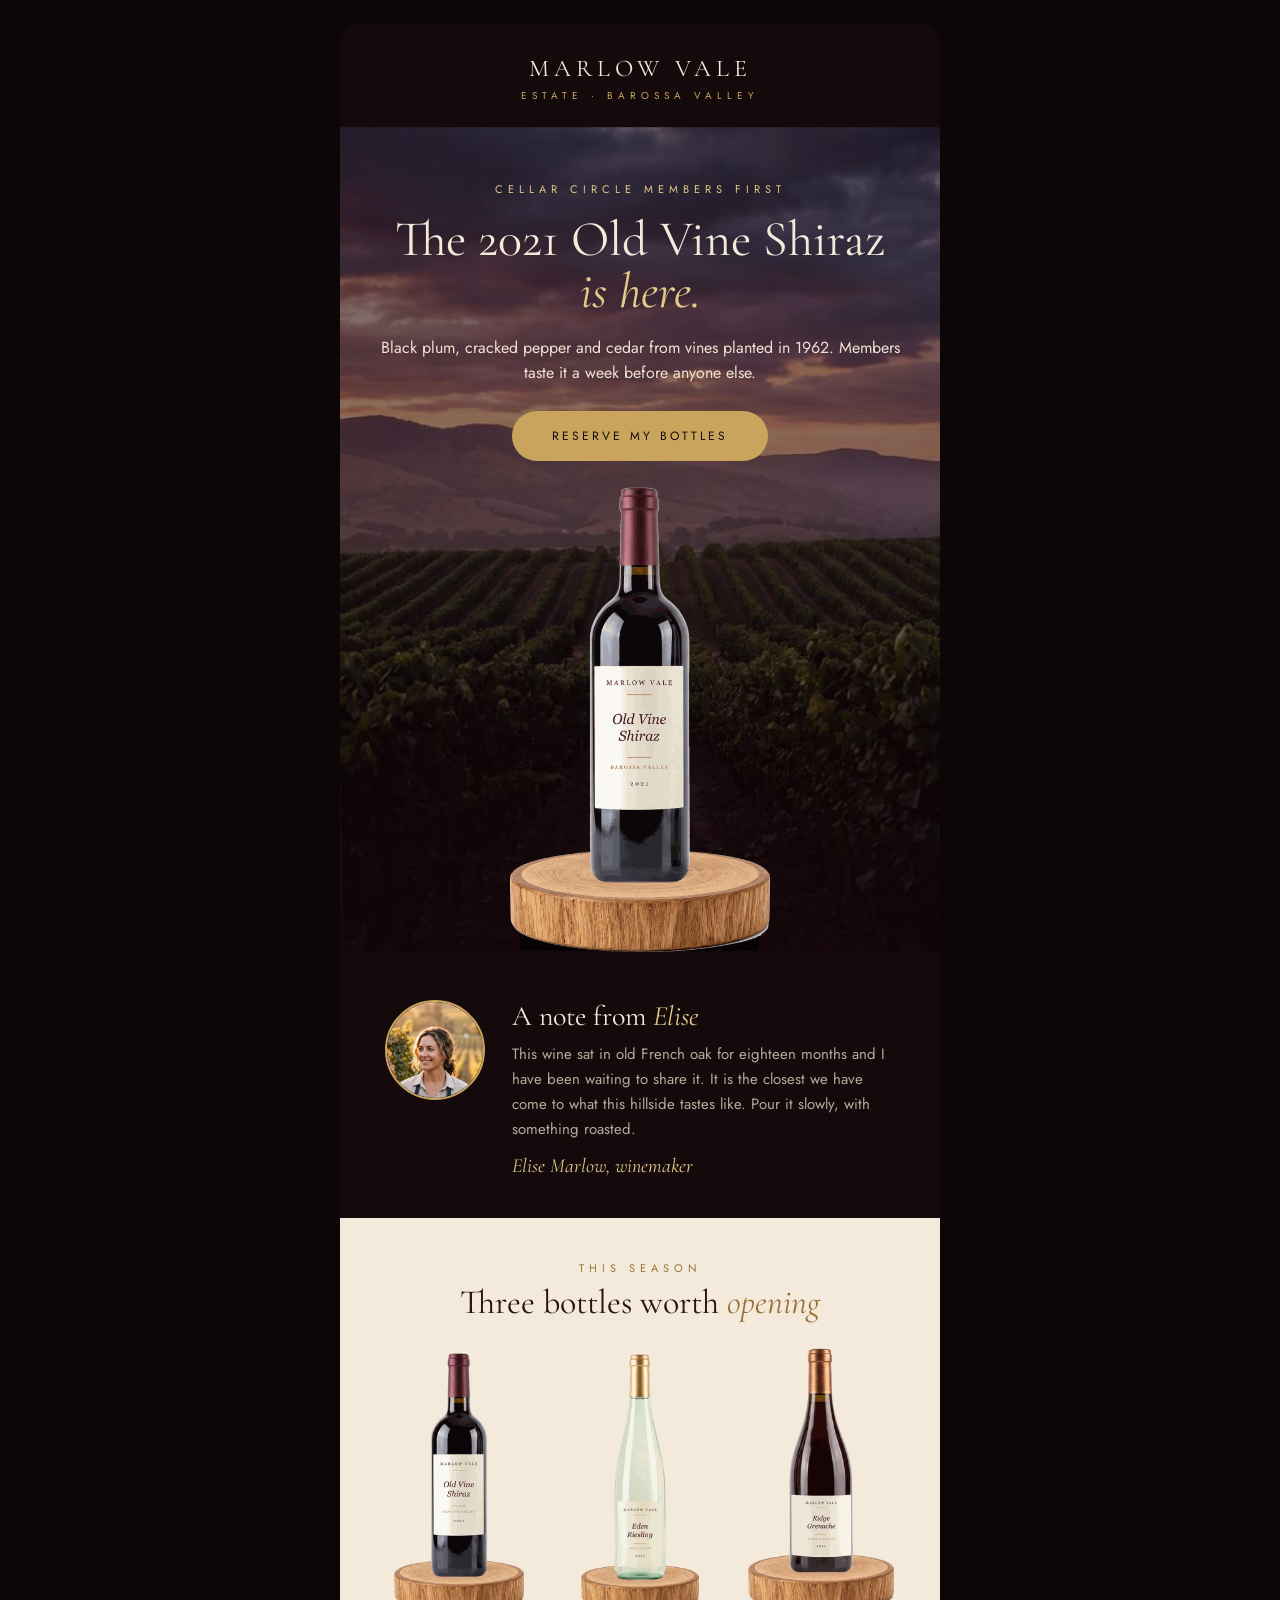
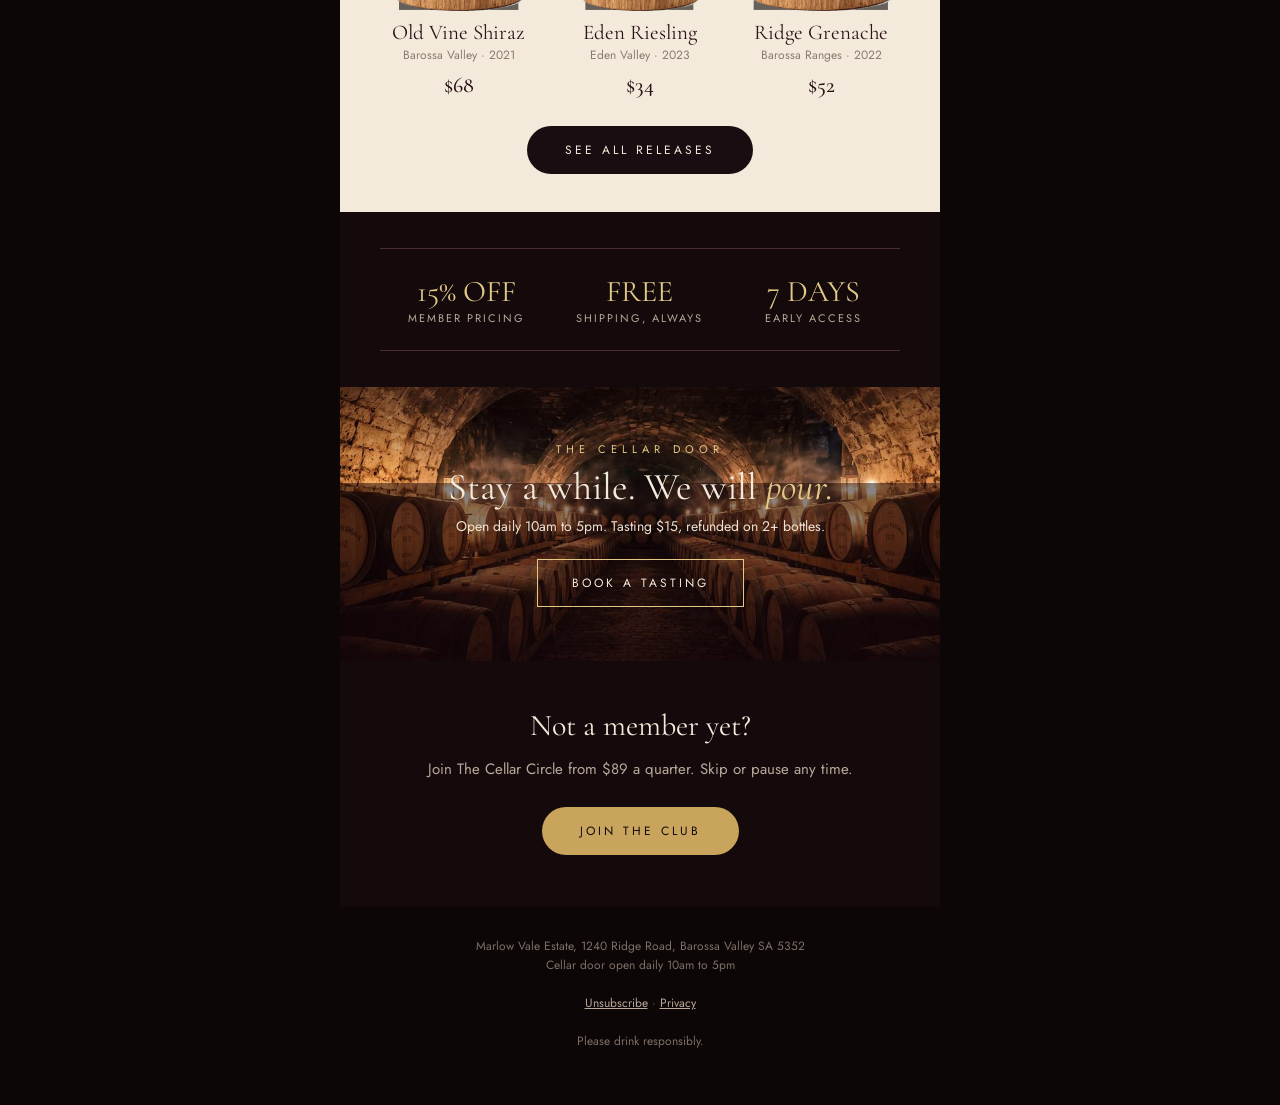
<file: edm.html>
<!doctype html>
<html lang="en-AU" xmlns="http://www.w3.org/1999/xhtml">
<head>
<meta charset="utf-8">
<meta name="viewport" content="width=device-width,initial-scale=1">
<meta name="x-apple-disable-message-reformatting">
<title>Your first pour: the new Shiraz is here</title>
<link rel="icon" href="favicon.svg" type="image/svg+xml"><link rel="icon" href="favicon.ico" sizes="any"><link rel="icon" type="image/png" sizes="32x32" href="assets/favicon-32.png"><link rel="icon" type="image/png" sizes="16x16" href="assets/favicon-16.png"><link rel="apple-touch-icon" href="assets/apple-touch-icon.png"><link rel="manifest" href="site.webmanifest"><meta name="theme-color" content="#25090f">
<link href="https://fonts.googleapis.com/css2?family=Cormorant+Garamond:ital,wght@0,400;0,500;1,400&family=Jost:wght@300;400;500&display=swap" rel="stylesheet">
<style>
  body{margin:0;padding:0;background:#0d0607}
  table{border-collapse:collapse}
  img{border:0;outline:none;text-decoration:none;-ms-interpolation-mode:bicubic}
  a{color:#e2c987}
  @media(max-width:620px){
    .w{width:100%!important}
    .px{padding-left:22px!important;padding-right:22px!important}
    .h1{font-size:36px!important;line-height:40px!important}
    .col{display:block!important;width:100%!important;box-sizing:border-box}
    .colpad{padding:0 0 22px!important}
    .center-m{text-align:center!important}
    .hero-bottle{width:210px!important}
    .btnfull a{display:block!important}
    .fluid{width:100%!important;height:auto!important}
  }
</style>
</head>
<body style="margin:0;padding:0;background:#0d0607;">
<div style="display:none;max-height:0;overflow:hidden;opacity:0;color:#0d0607;">Members taste it a week before anyone else. Free shipping, 15% off and a seat at the cellar door table.&nbsp;&zwnj;&nbsp;&zwnj;&nbsp;&zwnj;&nbsp;&zwnj;</div>
<table role="presentation" width="100%" cellpadding="0" cellspacing="0" style="background:#0d0607;">
<tr><td align="center" style="padding:24px 12px;">
<table role="presentation" class="w" width="600" cellpadding="0" cellspacing="0" style="width:600px;max-width:600px;background:#140a0c;border-radius:20px;overflow:hidden;">

<!-- header -->
<tr><td align="center" class="px" style="padding:30px 40px 24px;font-family:'Cormorant Garamond',Georgia,'Times New Roman',serif;font-size:24px;letter-spacing:5px;color:#f4eadb;text-transform:uppercase;">Marlow Vale
<div style="font-family:'Jost',Arial,Helvetica,sans-serif;font-size:10px;letter-spacing:5px;color:#c9a45c;margin-top:5px;">ESTATE &middot; BAROSSA VALLEY</div></td></tr>

<!-- hero -->
<tr><td bgcolor="#3a1220" background="assets/email-hero.jpg" align="center" class="px" style="background-color:#3a1220;background-image:url('assets/email-hero.jpg');background-size:cover;background-position:center bottom;">
<table role="presentation" width="100%" cellpadding="0" cellspacing="0"><tr><td align="center" style="padding:54px 40px 0;">
<div style="font-family:'Jost',Arial,Helvetica,sans-serif;font-size:11px;letter-spacing:5px;color:#e2c987;text-transform:uppercase;">Cellar Circle members first</div>
<h1 class="h1" style="margin:16px 0 0;font-family:'Cormorant Garamond',Georgia,'Times New Roman',serif;font-weight:400;font-size:50px;line-height:52px;color:#f4eadb;">The 2021 Old Vine Shiraz <em style="color:#e2c987;">is here.</em></h1>
<p style="margin:18px 0 26px;font-family:'Jost',Arial,Helvetica,sans-serif;font-size:16px;line-height:25px;color:#efe2d3;">Black plum, cracked pepper and cedar from vines planted in 1962. Members taste it a week before anyone else.</p>
<table role="presentation" class="btnfull" cellpadding="0" cellspacing="0"><tr><td style="background:#c9a45c;border-radius:999px;"><a href="club.html" style="display:inline-block;padding:16px 40px;font-family:'Jost',Arial,Helvetica,sans-serif;font-size:12px;letter-spacing:3px;text-transform:uppercase;color:#140a0c;text-decoration:none;border-radius:999px;">Reserve my bottles</a></td></tr></table>
</td></tr>
<tr><td align="center" style="padding:26px 0 0;"><img class="hero-bottle" src="assets/email-hero-bottle.png" alt="Old Vine Shiraz 2021 on an oak plinth" width="260" height="465" style="display:block;width:260px;height:auto;margin:0 auto;"></td></tr></table></td></tr>

<!-- note from Elise -->
<tr><td class="px" style="padding:48px 40px 40px;">
<table role="presentation" width="100%" cellpadding="0" cellspacing="0"><tr>
<td class="col colpad center-m" width="110" valign="top" style="padding-right:22px;"><img src="assets/email-elise.jpg" width="96" height="96" alt="Elise Marlow, winemaker" style="display:block;border-radius:50%;width:96px;height:96px;border:2px solid #c9a45c;margin:0 auto;"></td>
<td class="col center-m" valign="top"><div style="font-family:'Cormorant Garamond',Georgia,serif;font-size:28px;line-height:32px;color:#f4eadb;">A note from <em style="color:#e2c987;">Elise</em></div>
<div style="margin-top:10px;font-family:'Jost',Arial,Helvetica,sans-serif;font-size:15px;line-height:25px;color:#b9a99a;">This wine sat in old French oak for eighteen months and I have been waiting to share it. It is the closest we have come to what this hillside tastes like. Pour it slowly, with something roasted.</div>
<div style="margin-top:12px;font-family:'Cormorant Garamond',Georgia,serif;font-style:italic;font-size:20px;color:#e2c987;">Elise Marlow, winemaker</div></td>
</tr></table></td></tr>

<!-- this season (cream) -->
<tr><td class="px" bgcolor="#f4eadb" style="background:#f4eadb;padding:42px 28px 38px;">
<div align="center" style="font-family:'Jost',Arial,Helvetica,sans-serif;font-size:11px;letter-spacing:5px;color:#9a7236;text-transform:uppercase;">This season</div>
<div align="center" style="margin:8px 0 26px;font-family:'Cormorant Garamond',Georgia,serif;font-size:34px;line-height:38px;color:#2a1218;">Three bottles worth <em style="color:#9a7236;">opening</em></div>
<table role="presentation" width="100%" cellpadding="0" cellspacing="0"><tr>
<td class="col colpad" width="33%" align="center" valign="bottom" style="padding:0 6px;"><img src="assets/email-set-1.png" width="130" height="258" alt="Old Vine Shiraz" style="display:block;width:130px;height:auto;margin:0 auto 10px;">
<div style="font-family:'Cormorant Garamond',Georgia,serif;font-size:21px;line-height:23px;color:#2a1218;">Old Vine Shiraz</div><div style="font-family:'Jost',Arial,sans-serif;font-size:12px;color:#8a7a70;margin:2px 0 8px;">Barossa Valley &middot; 2021</div><div style="font-family:'Cormorant Garamond',Georgia,serif;font-size:22px;color:#2a1218;font-weight:500;">$68</div></td>
<td class="col colpad" width="33%" align="center" valign="bottom" style="padding:0 6px;"><img src="assets/email-set-2.png" width="118" height="256" alt="Eden Riesling" style="display:block;width:118px;height:auto;margin:0 auto 10px;">
<div style="font-family:'Cormorant Garamond',Georgia,serif;font-size:21px;line-height:23px;color:#2a1218;">Eden Riesling</div><div style="font-family:'Jost',Arial,sans-serif;font-size:12px;color:#8a7a70;margin:2px 0 8px;">Eden Valley &middot; 2023</div><div style="font-family:'Cormorant Garamond',Georgia,serif;font-size:22px;color:#2a1218;font-weight:500;">$34</div></td>
<td class="col colpad" width="33%" align="center" valign="bottom" style="padding:0 6px;"><img src="assets/email-set-3.png" width="146" height="264" alt="Ridge Grenache" style="display:block;width:146px;height:auto;margin:0 auto 10px;">
<div style="font-family:'Cormorant Garamond',Georgia,serif;font-size:21px;line-height:23px;color:#2a1218;">Ridge Grenache</div><div style="font-family:'Jost',Arial,sans-serif;font-size:12px;color:#8a7a70;margin:2px 0 8px;">Barossa Ranges &middot; 2022</div><div style="font-family:'Cormorant Garamond',Georgia,serif;font-size:22px;color:#2a1218;font-weight:500;">$52</div></td>
</tr></table>
<table role="presentation" align="center" class="btnfull" cellpadding="0" cellspacing="0" style="margin:28px auto 0;"><tr><td style="background:#1a0d11;border-radius:999px;"><a href="index.html#wines" style="display:inline-block;padding:15px 38px;font-family:'Jost',Arial,Helvetica,sans-serif;font-size:12px;letter-spacing:3px;text-transform:uppercase;color:#f4eadb;text-decoration:none;border-radius:999px;">See all releases</a></td></tr></table>
</td></tr>

<!-- member perks -->
<tr><td class="px" style="padding:36px 40px;"><table role="presentation" width="100%" cellpadding="0" cellspacing="0" style="border-top:1px solid #4a2a2f;border-bottom:1px solid #4a2a2f;"><tr>
<td class="col" width="33%" align="center" style="padding:24px 8px;font-family:'Jost',Arial,Helvetica,sans-serif;font-size:11px;letter-spacing:2px;color:#b9a99a;text-transform:uppercase;"><span style="font-family:'Cormorant Garamond',Georgia,serif;font-size:30px;color:#e2c987;letter-spacing:0;">15% off</span><br>Member pricing</td>
<td class="col" width="33%" align="center" style="padding:24px 8px;font-family:'Jost',Arial,Helvetica,sans-serif;font-size:11px;letter-spacing:2px;color:#b9a99a;text-transform:uppercase;"><span style="font-family:'Cormorant Garamond',Georgia,serif;font-size:30px;color:#e2c987;letter-spacing:0;">Free</span><br>Shipping, always</td>
<td class="col" width="33%" align="center" style="padding:24px 8px;font-family:'Jost',Arial,Helvetica,sans-serif;font-size:11px;letter-spacing:2px;color:#b9a99a;text-transform:uppercase;"><span style="font-family:'Cormorant Garamond',Georgia,serif;font-size:30px;color:#e2c987;letter-spacing:0;">7 days</span><br>Early access</td>
</tr></table></td></tr>

<!-- cellar door banner -->
<tr><td bgcolor="#2a0f17" background="assets/email-cellar.jpg" align="center" class="px" style="background-color:#2a0f17;background-image:url('assets/email-cellar.jpg');background-size:cover;background-position:center;">
<table role="presentation" width="100%" cellpadding="0" cellspacing="0"><tr><td align="center" style="padding:54px 40px;">
<div style="font-family:'Jost',Arial,Helvetica,sans-serif;font-size:11px;letter-spacing:5px;color:#e2c987;text-transform:uppercase;">The cellar door</div>
<div style="margin:10px 0 8px;font-family:'Cormorant Garamond',Georgia,serif;font-size:38px;line-height:40px;color:#f4eadb;">Stay a while. We will <em style="color:#e2c987;">pour.</em></div>
<div style="font-family:'Jost',Arial,Helvetica,sans-serif;font-size:14px;line-height:22px;color:#efe2d3;margin-bottom:22px;">Open daily 10am to 5pm. Tasting $15, refunded on 2+ bottles.</div>
<table role="presentation" class="btnfull" cellpadding="0" cellspacing="0"><tr><td style="border:1px solid #e2c987;border-radius:999px;"><a href="mailto:hello@marlowvale.example?subject=Tasting%20booking" style="display:inline-block;padding:14px 34px;font-family:'Jost',Arial,Helvetica,sans-serif;font-size:12px;letter-spacing:3px;text-transform:uppercase;color:#f4eadb;text-decoration:none;border-radius:999px;">Book a tasting</a></td></tr></table>
</td></tr></table></td></tr>

<!-- join -->
<tr><td align="center" class="px" style="padding:48px 40px 14px;font-family:'Cormorant Garamond',Georgia,'Times New Roman',serif;font-size:30px;line-height:34px;color:#f4eadb;">Not a member yet?</td></tr>
<tr><td align="center" class="px" style="padding:0 40px 26px;font-family:'Jost',Arial,Helvetica,sans-serif;font-size:15px;line-height:24px;color:#b9a99a;">Join The Cellar Circle from $89 a quarter. Skip or pause any time.</td></tr>
<tr><td align="center" style="padding:0 40px 52px;"><table role="presentation" class="btnfull" cellpadding="0" cellspacing="0"><tr><td style="background:#c9a45c;border-radius:999px;"><a href="club.html#join" style="display:inline-block;padding:15px 38px;font-family:'Jost',Arial,Helvetica,sans-serif;font-size:12px;letter-spacing:3px;text-transform:uppercase;color:#140a0c;text-decoration:none;border-radius:999px;">Join the club</a></td></tr></table></td></tr>

<!-- footer -->
<tr><td align="center" class="px" style="background:#0d0607;padding:30px 40px;font-family:'Jost',Arial,Helvetica,sans-serif;font-size:12px;line-height:19px;color:#7d6f66;">Marlow Vale Estate, 1240 Ridge Road, Barossa Valley SA 5352<br>Cellar door open daily 10am to 5pm<br><br><a href="unsubscribe.html" style="color:#b9a99a;">Unsubscribe</a> &middot; <a href="privacy.html" style="color:#b9a99a;">Privacy</a><br><br>Please drink responsibly.</td></tr>
</table></td></tr></table>
</body></html>
</file>
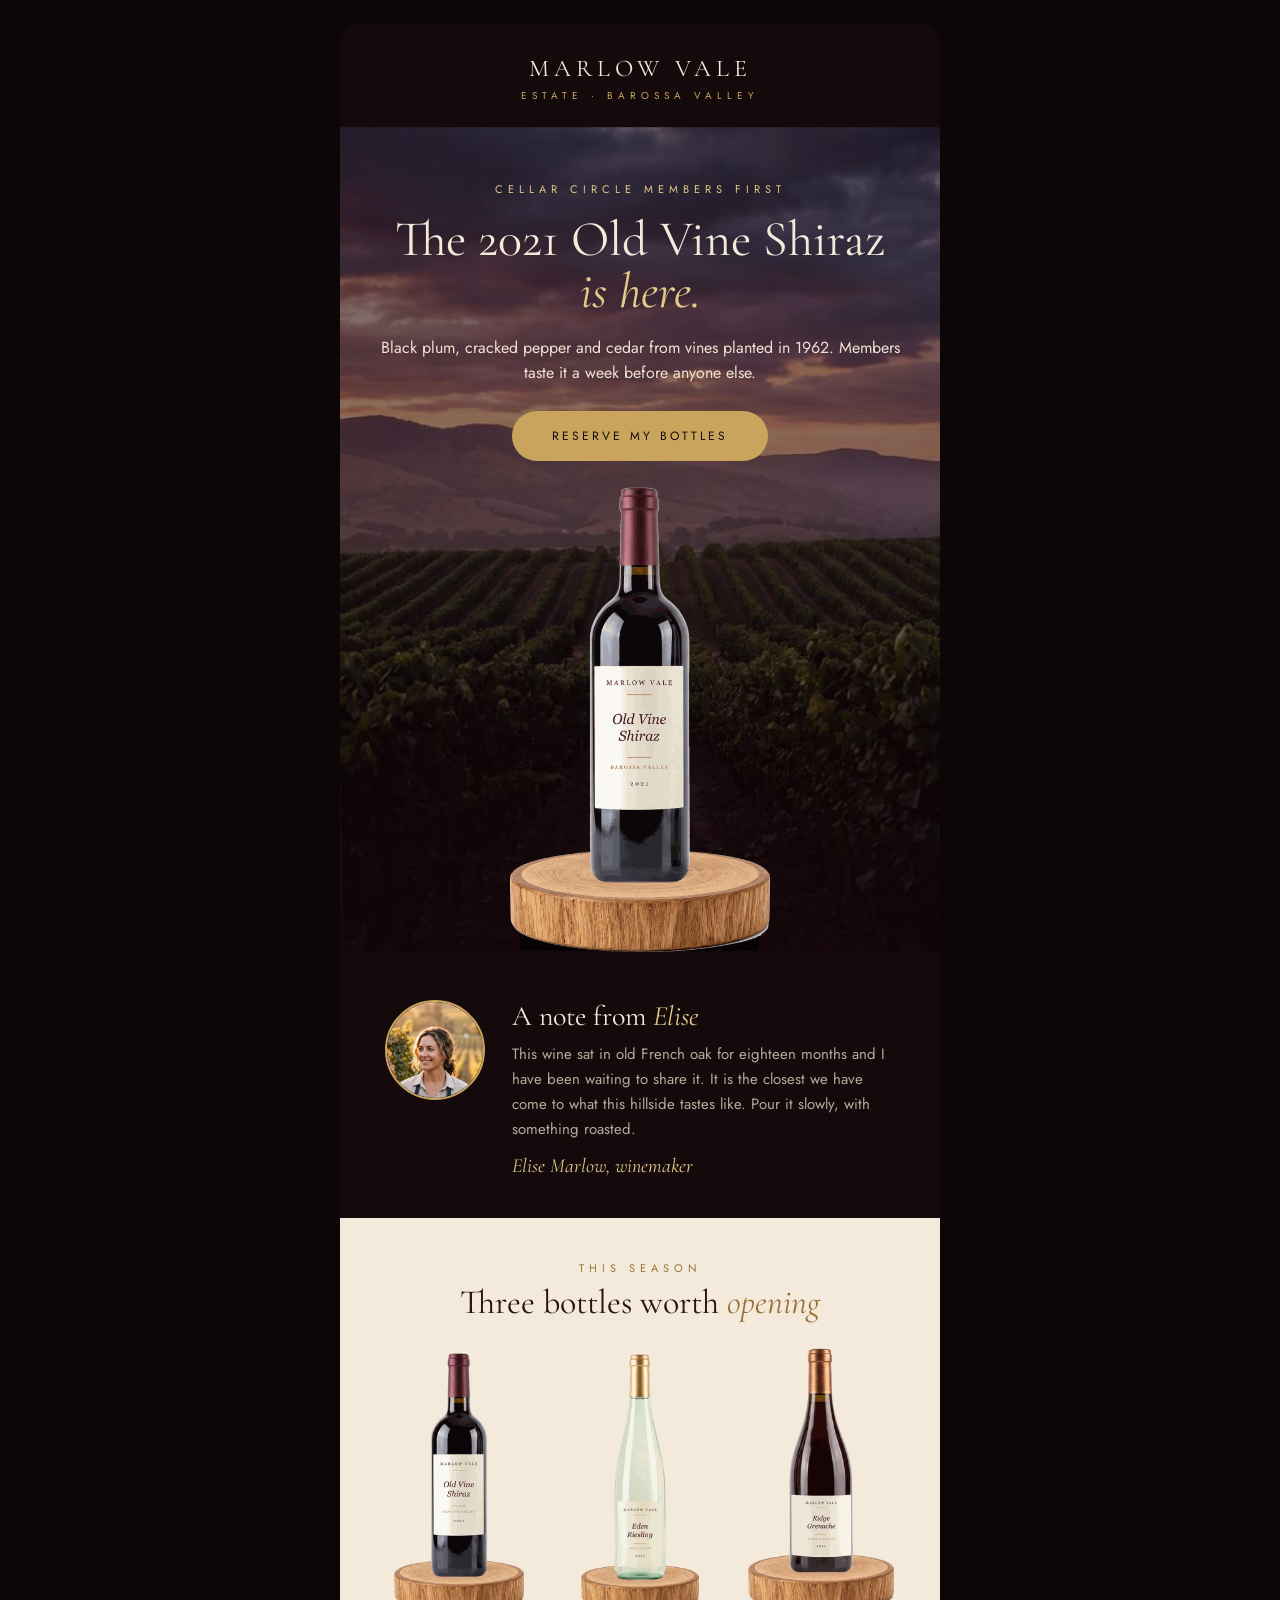
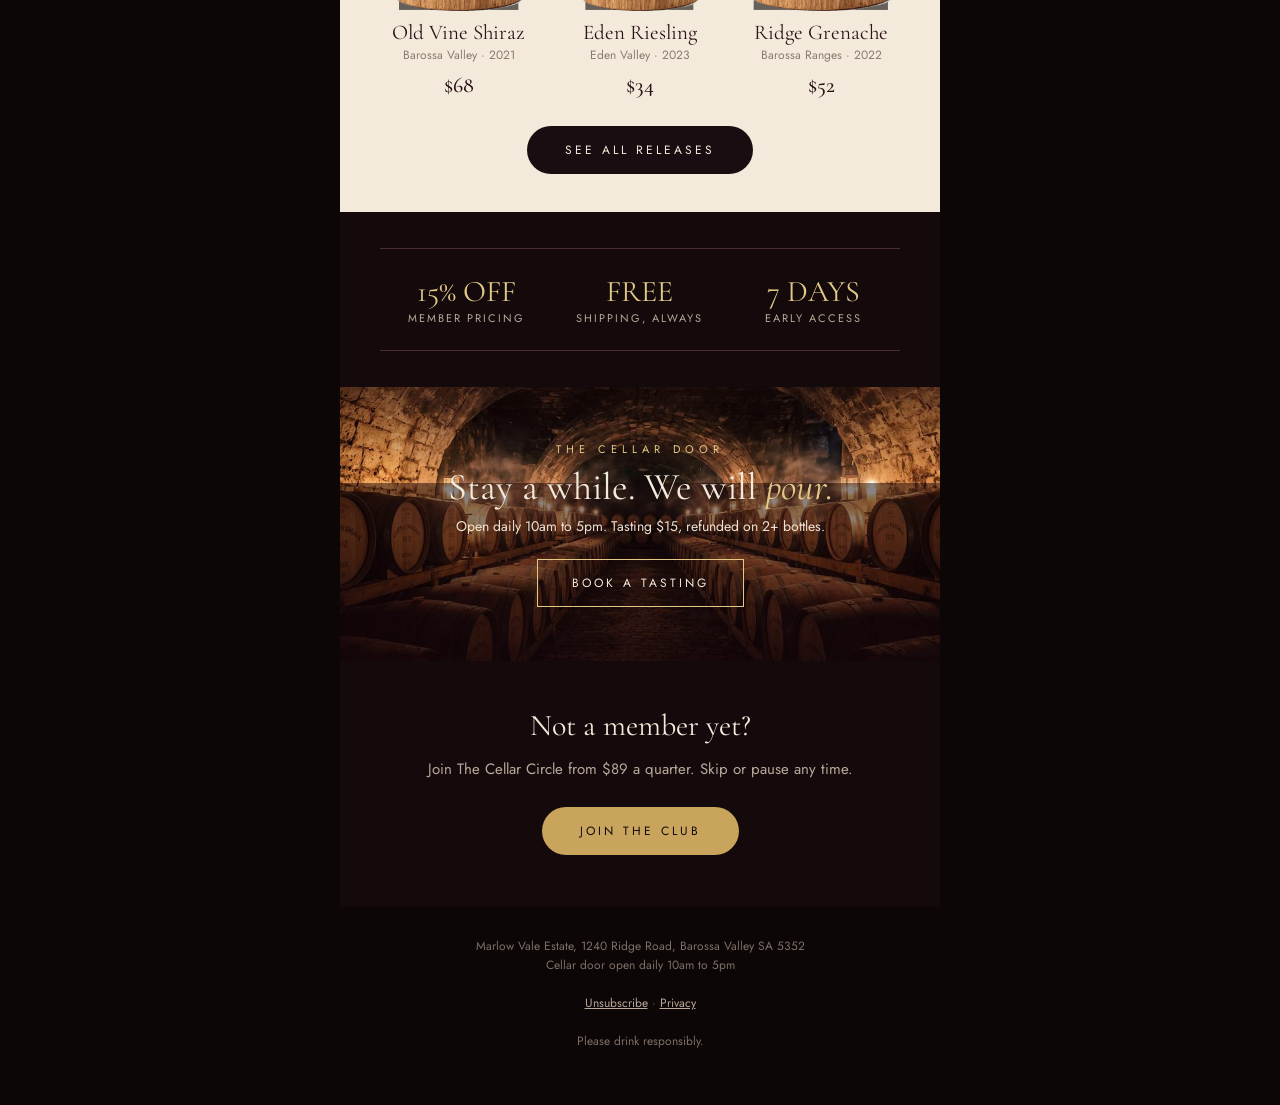
<file: email.html>
<!doctype html>
<html lang="en-AU" xmlns="http://www.w3.org/1999/xhtml">
<head>
<meta charset="utf-8">
<meta name="viewport" content="width=device-width,initial-scale=1">
<meta name="x-apple-disable-message-reformatting">
<title>Your first pour: the new Shiraz is here</title>
<link rel="icon" href="favicon.svg" type="image/svg+xml"><link rel="icon" href="favicon.ico" sizes="any"><link rel="icon" type="image/png" sizes="32x32" href="assets/favicon-32.png"><link rel="icon" type="image/png" sizes="16x16" href="assets/favicon-16.png"><link rel="apple-touch-icon" href="assets/apple-touch-icon.png"><link rel="manifest" href="site.webmanifest"><meta name="theme-color" content="#25090f">
<link href="https://fonts.googleapis.com/css2?family=Cormorant+Garamond:ital,wght@0,400;0,500;1,400&family=Jost:wght@300;400;500&display=swap" rel="stylesheet">
<style>
  body{margin:0;padding:0;background:#0d0607}
  table{border-collapse:collapse}
  img{border:0;outline:none;text-decoration:none;-ms-interpolation-mode:bicubic}
  a{color:#e2c987}
  @media(max-width:620px){
    .w{width:100%!important}
    .px{padding-left:22px!important;padding-right:22px!important}
    .h1{font-size:36px!important;line-height:40px!important}
    .col{display:block!important;width:100%!important;box-sizing:border-box}
    .colpad{padding:0 0 22px!important}
    .center-m{text-align:center!important}
    .hero-bottle{width:210px!important}
    .btnfull a{display:block!important}
    .fluid{width:100%!important;height:auto!important}
  }
</style>
</head>
<body style="margin:0;padding:0;background:#0d0607;">
<div style="display:none;max-height:0;overflow:hidden;opacity:0;color:#0d0607;">Members taste it a week before anyone else. Free shipping, 15% off and a seat at the cellar door table.&nbsp;&zwnj;&nbsp;&zwnj;&nbsp;&zwnj;&nbsp;&zwnj;</div>
<table role="presentation" width="100%" cellpadding="0" cellspacing="0" style="background:#0d0607;">
<tr><td align="center" style="padding:24px 12px;">
<table role="presentation" class="w" width="600" cellpadding="0" cellspacing="0" style="width:600px;max-width:600px;background:#140a0c;border-radius:20px;overflow:hidden;">

<!-- header -->
<tr><td align="center" class="px" style="padding:30px 40px 24px;font-family:'Cormorant Garamond',Georgia,'Times New Roman',serif;font-size:24px;letter-spacing:5px;color:#f4eadb;text-transform:uppercase;">Marlow Vale
<div style="font-family:'Jost',Arial,Helvetica,sans-serif;font-size:10px;letter-spacing:5px;color:#c9a45c;margin-top:5px;">ESTATE &middot; BAROSSA VALLEY</div></td></tr>

<!-- hero -->
<tr><td bgcolor="#3a1220" background="assets/email-hero.jpg" align="center" class="px" style="background-color:#3a1220;background-image:url('assets/email-hero.jpg');background-size:cover;background-position:center bottom;">
<table role="presentation" width="100%" cellpadding="0" cellspacing="0"><tr><td align="center" style="padding:54px 40px 0;">
<div style="font-family:'Jost',Arial,Helvetica,sans-serif;font-size:11px;letter-spacing:5px;color:#e2c987;text-transform:uppercase;">Cellar Circle members first</div>
<h1 class="h1" style="margin:16px 0 0;font-family:'Cormorant Garamond',Georgia,'Times New Roman',serif;font-weight:400;font-size:50px;line-height:52px;color:#f4eadb;">The 2021 Old Vine Shiraz <em style="color:#e2c987;">is here.</em></h1>
<p style="margin:18px 0 26px;font-family:'Jost',Arial,Helvetica,sans-serif;font-size:16px;line-height:25px;color:#efe2d3;">Black plum, cracked pepper and cedar from vines planted in 1962. Members taste it a week before anyone else.</p>
<table role="presentation" class="btnfull" cellpadding="0" cellspacing="0"><tr><td style="background:#c9a45c;border-radius:999px;"><a href="/club" style="display:inline-block;padding:16px 40px;font-family:'Jost',Arial,Helvetica,sans-serif;font-size:12px;letter-spacing:3px;text-transform:uppercase;color:#140a0c;text-decoration:none;border-radius:999px;">Reserve my bottles</a></td></tr></table>
</td></tr>
<tr><td align="center" style="padding:26px 0 0;"><img class="hero-bottle" src="assets/email-hero-bottle.png" alt="Old Vine Shiraz 2021 on an oak plinth" width="260" height="465" style="display:block;width:260px;height:auto;margin:0 auto;"></td></tr></table></td></tr>

<!-- note from Elise -->
<tr><td class="px" style="padding:48px 40px 40px;">
<table role="presentation" width="100%" cellpadding="0" cellspacing="0"><tr>
<td class="col colpad center-m" width="110" valign="top" style="padding-right:22px;"><img src="assets/email-elise.jpg" width="96" height="96" alt="Elise Marlow, winemaker" style="display:block;border-radius:50%;width:96px;height:96px;border:2px solid #c9a45c;margin:0 auto;"></td>
<td class="col center-m" valign="top"><div style="font-family:'Cormorant Garamond',Georgia,serif;font-size:28px;line-height:32px;color:#f4eadb;">A note from <em style="color:#e2c987;">Elise</em></div>
<div style="margin-top:10px;font-family:'Jost',Arial,Helvetica,sans-serif;font-size:15px;line-height:25px;color:#b9a99a;">This wine sat in old French oak for eighteen months and I have been waiting to share it. It is the closest we have come to what this hillside tastes like. Pour it slowly, with something roasted.</div>
<div style="margin-top:12px;font-family:'Cormorant Garamond',Georgia,serif;font-style:italic;font-size:20px;color:#e2c987;">Elise Marlow, winemaker</div></td>
</tr></table></td></tr>

<!-- this season (cream) -->
<tr><td class="px" bgcolor="#f4eadb" style="background:#f4eadb;padding:42px 28px 38px;">
<div align="center" style="font-family:'Jost',Arial,Helvetica,sans-serif;font-size:11px;letter-spacing:5px;color:#9a7236;text-transform:uppercase;">This season</div>
<div align="center" style="margin:8px 0 26px;font-family:'Cormorant Garamond',Georgia,serif;font-size:34px;line-height:38px;color:#2a1218;">Three bottles worth <em style="color:#9a7236;">opening</em></div>
<table role="presentation" width="100%" cellpadding="0" cellspacing="0"><tr>
<td class="col colpad" width="33%" align="center" valign="bottom" style="padding:0 6px;"><img src="assets/email-set-1.png" width="130" height="258" alt="Old Vine Shiraz" style="display:block;width:130px;height:auto;margin:0 auto 10px;">
<div style="font-family:'Cormorant Garamond',Georgia,serif;font-size:21px;line-height:23px;color:#2a1218;">Old Vine Shiraz</div><div style="font-family:'Jost',Arial,sans-serif;font-size:12px;color:#8a7a70;margin:2px 0 8px;">Barossa Valley &middot; 2021</div><div style="font-family:'Cormorant Garamond',Georgia,serif;font-size:22px;color:#2a1218;font-weight:500;">$68</div></td>
<td class="col colpad" width="33%" align="center" valign="bottom" style="padding:0 6px;"><img src="assets/email-set-2.png" width="118" height="256" alt="Eden Riesling" style="display:block;width:118px;height:auto;margin:0 auto 10px;">
<div style="font-family:'Cormorant Garamond',Georgia,serif;font-size:21px;line-height:23px;color:#2a1218;">Eden Riesling</div><div style="font-family:'Jost',Arial,sans-serif;font-size:12px;color:#8a7a70;margin:2px 0 8px;">Eden Valley &middot; 2023</div><div style="font-family:'Cormorant Garamond',Georgia,serif;font-size:22px;color:#2a1218;font-weight:500;">$34</div></td>
<td class="col colpad" width="33%" align="center" valign="bottom" style="padding:0 6px;"><img src="assets/email-set-3.png" width="146" height="264" alt="Ridge Grenache" style="display:block;width:146px;height:auto;margin:0 auto 10px;">
<div style="font-family:'Cormorant Garamond',Georgia,serif;font-size:21px;line-height:23px;color:#2a1218;">Ridge Grenache</div><div style="font-family:'Jost',Arial,sans-serif;font-size:12px;color:#8a7a70;margin:2px 0 8px;">Barossa Ranges &middot; 2022</div><div style="font-family:'Cormorant Garamond',Georgia,serif;font-size:22px;color:#2a1218;font-weight:500;">$52</div></td>
</tr></table>
<table role="presentation" align="center" class="btnfull" cellpadding="0" cellspacing="0" style="margin:28px auto 0;"><tr><td style="background:#1a0d11;border-radius:999px;"><a href="/#wines" style="display:inline-block;padding:15px 38px;font-family:'Jost',Arial,Helvetica,sans-serif;font-size:12px;letter-spacing:3px;text-transform:uppercase;color:#f4eadb;text-decoration:none;border-radius:999px;">See all releases</a></td></tr></table>
</td></tr>

<!-- member perks -->
<tr><td class="px" style="padding:36px 40px;"><table role="presentation" width="100%" cellpadding="0" cellspacing="0" style="border-top:1px solid #4a2a2f;border-bottom:1px solid #4a2a2f;"><tr>
<td class="col" width="33%" align="center" style="padding:24px 8px;font-family:'Jost',Arial,Helvetica,sans-serif;font-size:11px;letter-spacing:2px;color:#b9a99a;text-transform:uppercase;"><span style="font-family:'Cormorant Garamond',Georgia,serif;font-size:30px;color:#e2c987;letter-spacing:0;">15% off</span><br>Member pricing</td>
<td class="col" width="33%" align="center" style="padding:24px 8px;font-family:'Jost',Arial,Helvetica,sans-serif;font-size:11px;letter-spacing:2px;color:#b9a99a;text-transform:uppercase;"><span style="font-family:'Cormorant Garamond',Georgia,serif;font-size:30px;color:#e2c987;letter-spacing:0;">Free</span><br>Shipping, always</td>
<td class="col" width="33%" align="center" style="padding:24px 8px;font-family:'Jost',Arial,Helvetica,sans-serif;font-size:11px;letter-spacing:2px;color:#b9a99a;text-transform:uppercase;"><span style="font-family:'Cormorant Garamond',Georgia,serif;font-size:30px;color:#e2c987;letter-spacing:0;">7 days</span><br>Early access</td>
</tr></table></td></tr>

<!-- cellar door banner -->
<tr><td bgcolor="#2a0f17" background="assets/email-cellar.jpg" align="center" class="px" style="background-color:#2a0f17;background-image:url('assets/email-cellar.jpg');background-size:cover;background-position:center;">
<table role="presentation" width="100%" cellpadding="0" cellspacing="0"><tr><td align="center" style="padding:54px 40px;">
<div style="font-family:'Jost',Arial,Helvetica,sans-serif;font-size:11px;letter-spacing:5px;color:#e2c987;text-transform:uppercase;">The cellar door</div>
<div style="margin:10px 0 8px;font-family:'Cormorant Garamond',Georgia,serif;font-size:38px;line-height:40px;color:#f4eadb;">Stay a while. We will <em style="color:#e2c987;">pour.</em></div>
<div style="font-family:'Jost',Arial,Helvetica,sans-serif;font-size:14px;line-height:22px;color:#efe2d3;margin-bottom:22px;">Open daily 10am to 5pm. Tasting $15, refunded on 2+ bottles.</div>
<table role="presentation" class="btnfull" cellpadding="0" cellspacing="0"><tr><td style="border:1px solid #e2c987;border-radius:999px;"><a href="mailto:hello@marlowvale.example?subject=Tasting%20booking" style="display:inline-block;padding:14px 34px;font-family:'Jost',Arial,Helvetica,sans-serif;font-size:12px;letter-spacing:3px;text-transform:uppercase;color:#f4eadb;text-decoration:none;border-radius:999px;">Book a tasting</a></td></tr></table>
</td></tr></table></td></tr>

<!-- join -->
<tr><td align="center" class="px" style="padding:48px 40px 14px;font-family:'Cormorant Garamond',Georgia,'Times New Roman',serif;font-size:30px;line-height:34px;color:#f4eadb;">Not a member yet?</td></tr>
<tr><td align="center" class="px" style="padding:0 40px 26px;font-family:'Jost',Arial,Helvetica,sans-serif;font-size:15px;line-height:24px;color:#b9a99a;">Join The Cellar Circle from $89 a quarter. Skip or pause any time.</td></tr>
<tr><td align="center" style="padding:0 40px 52px;"><table role="presentation" class="btnfull" cellpadding="0" cellspacing="0"><tr><td style="background:#c9a45c;border-radius:999px;"><a href="/club#join" style="display:inline-block;padding:15px 38px;font-family:'Jost',Arial,Helvetica,sans-serif;font-size:12px;letter-spacing:3px;text-transform:uppercase;color:#140a0c;text-decoration:none;border-radius:999px;">Join the club</a></td></tr></table></td></tr>

<!-- footer -->
<tr><td align="center" class="px" style="background:#0d0607;padding:30px 40px;font-family:'Jost',Arial,Helvetica,sans-serif;font-size:12px;line-height:19px;color:#7d6f66;">Marlow Vale Estate, 1240 Ridge Road, Barossa Valley SA 5352<br>Cellar door open daily 10am to 5pm<br><br><a href="/unsubscribe" style="color:#b9a99a;">Unsubscribe</a> &middot; <a href="/privacy" style="color:#b9a99a;">Privacy</a><br><br>Please drink responsibly.</td></tr>
</table></td></tr></table>
</body></html>
</file>
